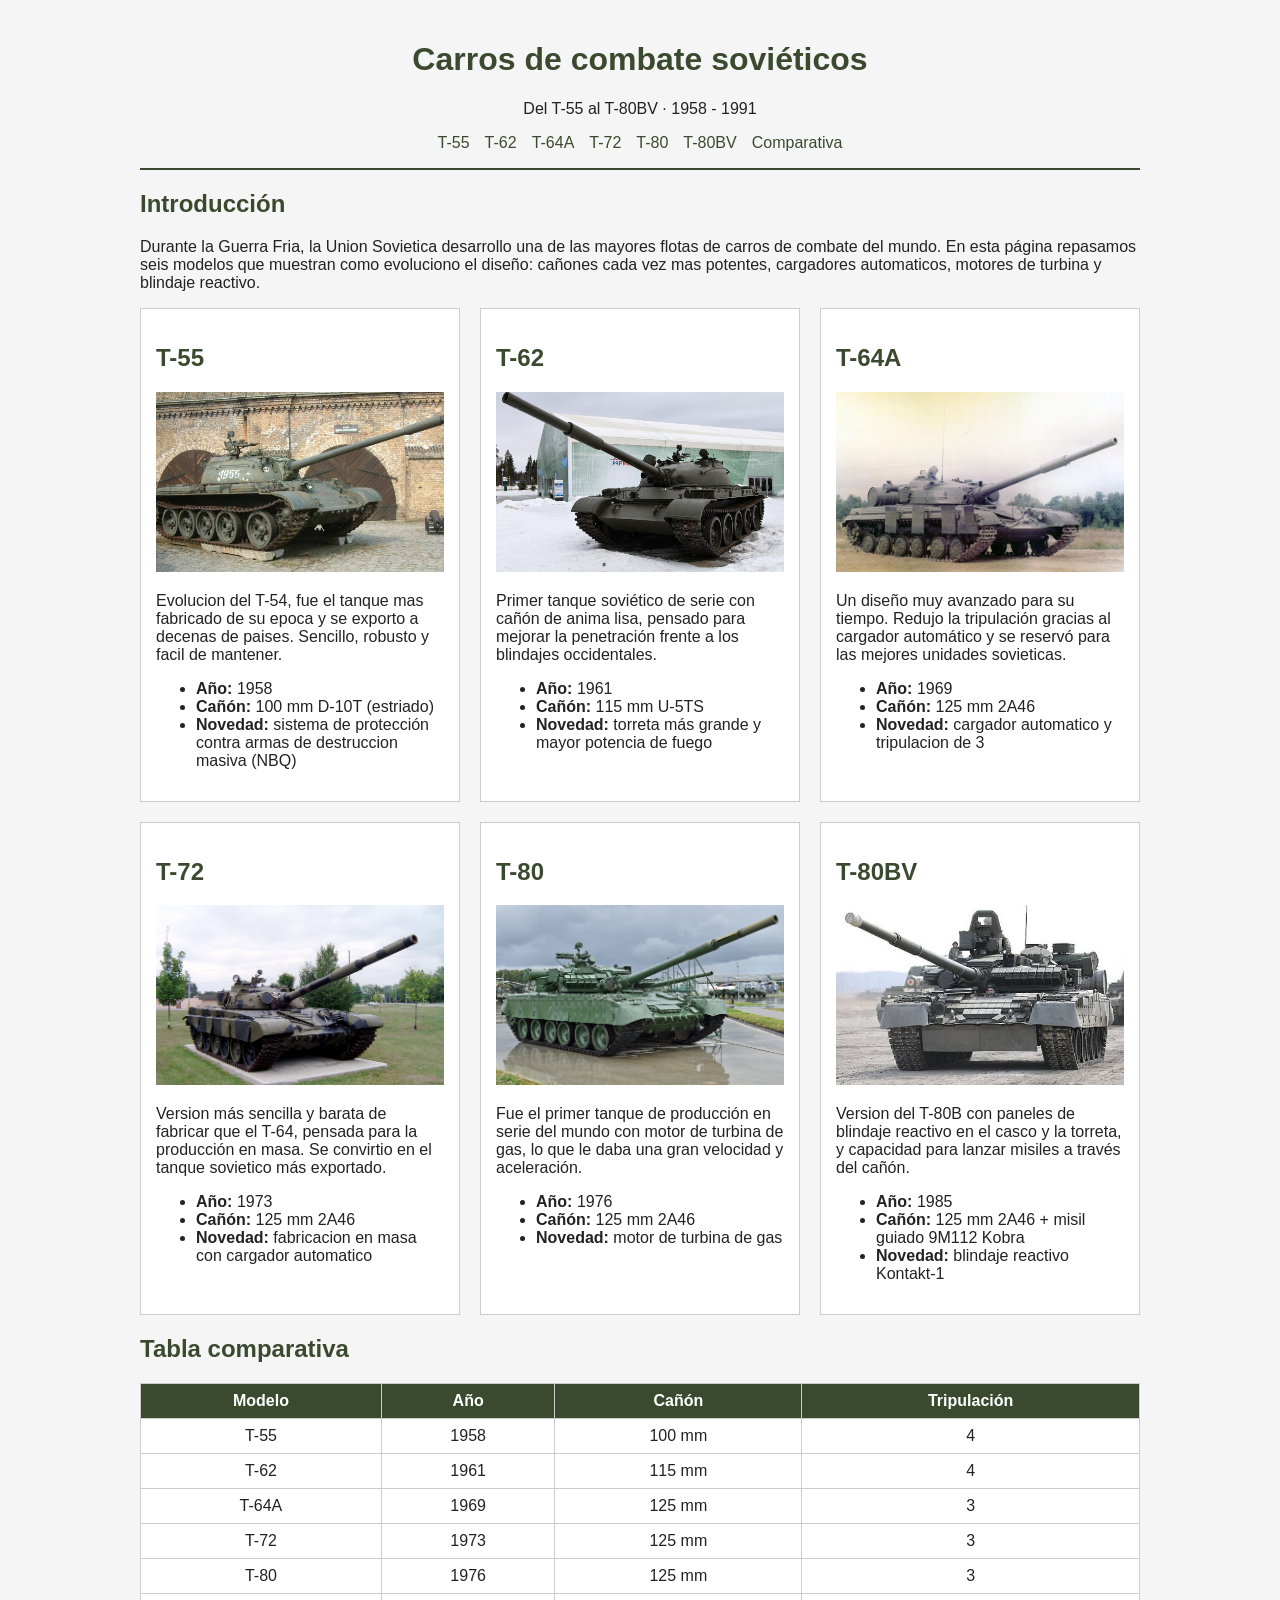
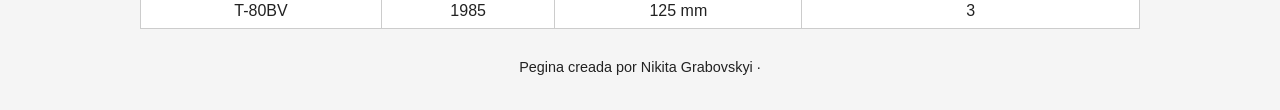
<file: Grabovskyi_Nikita_Muestra/index.html>
<!DOCTYPE html>
<html lang="es">
<head>
    <meta charset="UTF-8">
    <meta name="viewport" content="width=device-width, initial-scale=1.0">
    <title>Carros de combate soviéticos: del T-55 al T-80BV</title>
    <link rel="stylesheet" href="css/estilos.css">
</head>
<body>

    <header>
        <h1>Carros de combate soviéticos</h1>
        <p class="subtitulo">Del T-55 al T-80BV · 1958 - 1991</p>
        <nav>
            <ul>
                <li><a href="#t55">T-55</a></li>
                <li><a href="#t62">T-62</a></li>
                <li><a href="#t64a">T-64A</a></li>
                <li><a href="#t72">T-72</a></li>
                <li><a href="#t80">T-80</a></li>
                <li><a href="#t80bv">T-80BV</a></li>
                <li><a href="#comparativa">Comparativa</a></li>
            </ul>
        </nav>
    </header>

    <main>

        <section class="intro">
            <h2>Introducción</h2>
            <p>
                Durante la Guerra Fria, la Union Sovietica desarrollo una de las mayores
                flotas de carros de combate del mundo. En esta página repasamos seis modelos
                que muestran como evoluciono el diseño: cañones cada vez mas potentes,
                cargadores automaticos, motores de turbina y blindaje reactivo.
            </p>
        </section>

        <div class="tarjetas">

            <section id="t55" class="tarjeta">
                <h2>T-55</h2>
                <img src="img/t55.jpg" alt="Carro de combate T-55">
                <p>
                    Evolucion del T-54, fue el tanque mas fabricado de su epoca y se exporto
                    a decenas de paises. Sencillo, robusto y facil de mantener.
                </p>
                <ul>
                    <li><strong>Año:</strong> 1958</li>
                    <li><strong>Cañón:</strong> 100 mm D-10T (estriado)</li>
                    <li><strong>Novedad:</strong> sistema de protección contra armas de destruccion masiva (NBQ)</li>
                </ul>
            </section>

            <section id="t62" class="tarjeta">
                <h2>T-62</h2>
                <img src="img/t62.jpg" alt="Carro de combate T-62">
                <p>
                    Primer tanque soviético de serie con cañón de anima lisa, pensado para
                    mejorar la penetración frente a los blindajes occidentales.
                </p>
                <ul>
                    <li><strong>Año:</strong> 1961</li>
                    <li><strong>Cañón:</strong> 115 mm U-5TS </li>
                    <li><strong>Novedad:</strong> torreta más grande y mayor potencia de fuego</li>
                </ul>
            </section>

            <section id="t64a" class="tarjeta">
                <h2>T-64A</h2>
                <img src="img/t64a.jpg" alt="Carro de combate T-64A">
                <p>
                    Un diseño muy avanzado para su tiempo. Redujo la tripulación gracias al
                    cargador automático y se reservó para las mejores unidades sovieticas.
                </p>
                <ul>
                    <li><strong>Año:</strong> 1969</li>
                    <li><strong>Cañón:</strong> 125 mm 2A46 </li>
                    <li><strong>Novedad:</strong> cargador automatico y tripulacion de 3</li>
                </ul>
            </section>

            <section id="t72" class="tarjeta">
                <h2>T-72</h2>
                <img src="img/t72.jpg" alt="Carro de combate T-72">
                <p>
                    Version más sencilla y barata de fabricar que el T-64, pensada para la
                    producción en masa. Se convirtio en el tanque sovietico más exportado.
                </p>
                <ul>
                    <li><strong>Año:</strong> 1973</li>
                    <li><strong>Cañón:</strong> 125 mm 2A46 </li>
                    <li><strong>Novedad:</strong> fabricacion en masa con cargador automatico</li>
                </ul>
            </section>

            <section id="t80" class="tarjeta">
                <h2>T-80</h2>
                <img src="img/t80.jpg" alt="Carro de combate T-80">
                <p>
                    Fue el primer tanque de producción en serie del mundo con motor de
                    turbina de gas, lo que le daba una gran velocidad y aceleración.
                </p>
                <ul>
                    <li><strong>Año:</strong> 1976</li>
                    <li><strong>Cañón:</strong> 125 mm 2A46</li>
                    <li><strong>Novedad:</strong> motor de turbina de gas</li>
                </ul>
            </section>

            <section id="t80bv" class="tarjeta">
                <h2>T-80BV</h2>
                <img src="img/t80bv.jpg" alt="Carro de combate T-80BV">
                <p>
                    Version del T-80B con paneles de blindaje reactivo en el casco y la
                    torreta, y capacidad para lanzar misiles a través del cañón.
                </p>
                <ul>
                    <li><strong>Año:</strong> 1985</li>
                    <li><strong>Cañón:</strong> 125 mm 2A46 + misil guiado 9M112 Kobra</li>
                    <li><strong>Novedad:</strong> blindaje reactivo Kontakt-1</li>
                </ul>
            </section>

        </div>

        <section id="comparativa">
            <h2>Tabla comparativa</h2>
            <div class="tabla-contenedor">
                <table>
                    <thead>
                        <tr>
                            <th>Modelo</th>
                            <th>Año</th>
                            <th>Cañón</th>
                            <th>Tripulación</th>
                        </tr>
                    </thead>
                    <tbody>
                        <tr>
                            <td>T-55</td>
                            <td>1958</td>
                            <td>100 mm</td>
                            <td>4</td>
                        </tr>
                        <tr>
                            <td>T-62</td>
                            <td>1961</td>
                            <td>115 mm</td>
                            <td>4</td>
                        </tr>
                        <tr>
                            <td>T-64A</td>
                            <td>1969</td>
                            <td>125 mm</td>
                            <td>3</td>
                        </tr>
                        <tr>
                            <td>T-72</td>
                            <td>1973</td>
                            <td>125 mm</td>
                            <td>3</td>
                        </tr>
                        <tr>
                            <td>T-80</td>
                            <td>1976</td>
                            <td>125 mm</td>
                            <td>3</td>
                        </tr>
                        <tr>
                            <td>T-80BV</td>
                            <td>1985</td>
                            <td>125 mm</td>
                            <td>3</td>
                        </tr>
                    </tbody>
                </table>
            </div>
        </section>

    </main>

    <footer>
        <p>Pegina creada por Nikita Grabovskyi ·</p>
        
    </footer>

</body>
</html>
</file>
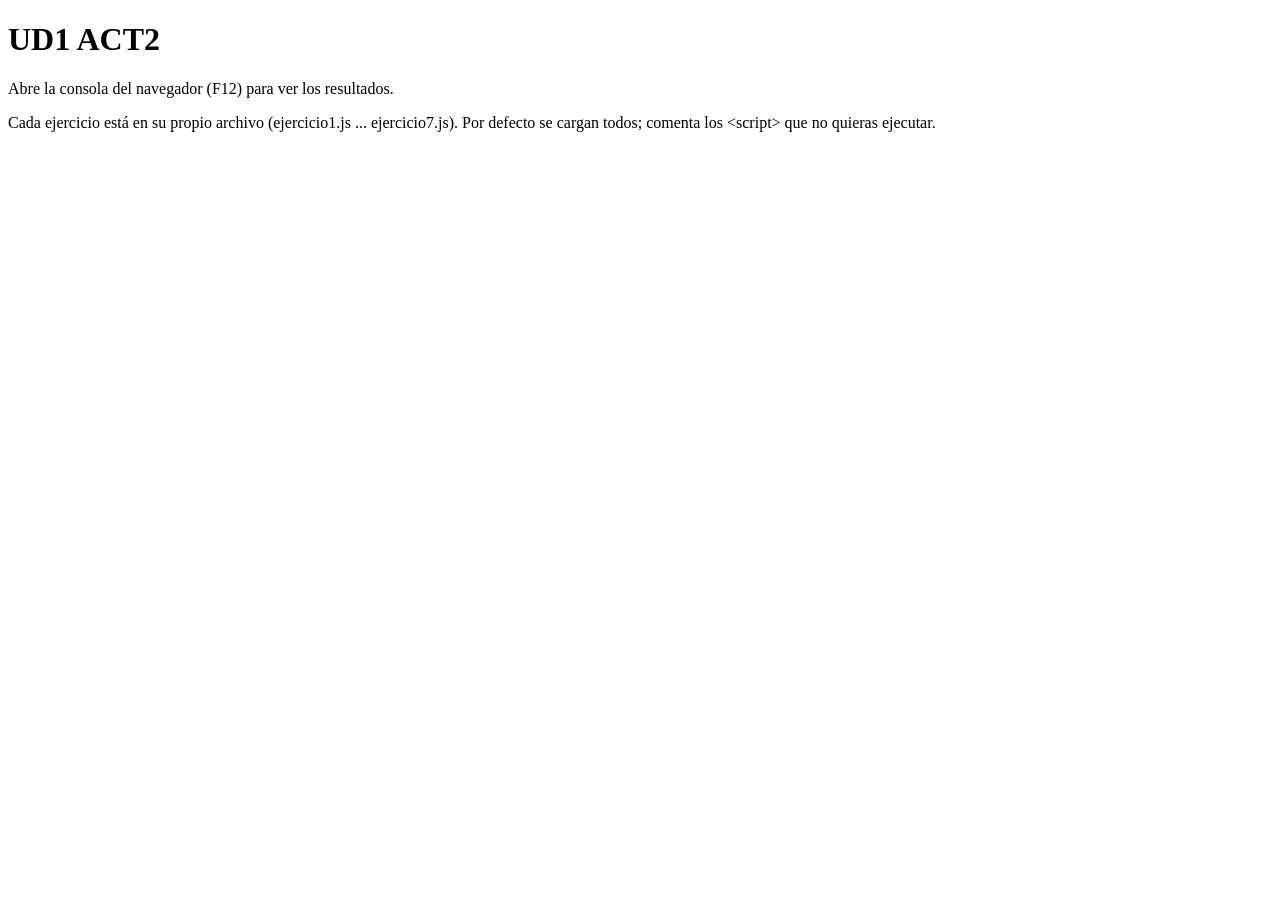
<file: actividades/UD1_ACT2/UD1_ACT2/index.html>
<!DOCTYPE html>
<html lang="es">
<head>
  <meta charset="UTF-8">
  <title>UD1 ACT2 - Ejercicios</title>
</head>
<body>
  <h1>UD1 ACT2</h1>
  <p>Abre la consola del navegador (F12) para ver los resultados.</p>
  <p>Cada ejercicio está en su propio archivo (ejercicio1.js ... ejercicio7.js).
     Por defecto se cargan todos; comenta los &lt;script&gt; que no quieras ejecutar.</p>

  <script src="ejercicio1.js"></script>
  <script src="ejercicio2.js"></script>
  <script src="ejercicio3.js"></script>
  <script src="ejercicio4.js"></script>
  <script src="ejercicio5.js"></script>
  <script src="ejercicio6.js"></script>
  <script src="ejercicio7.js"></script>
</body>
</html>
</file>
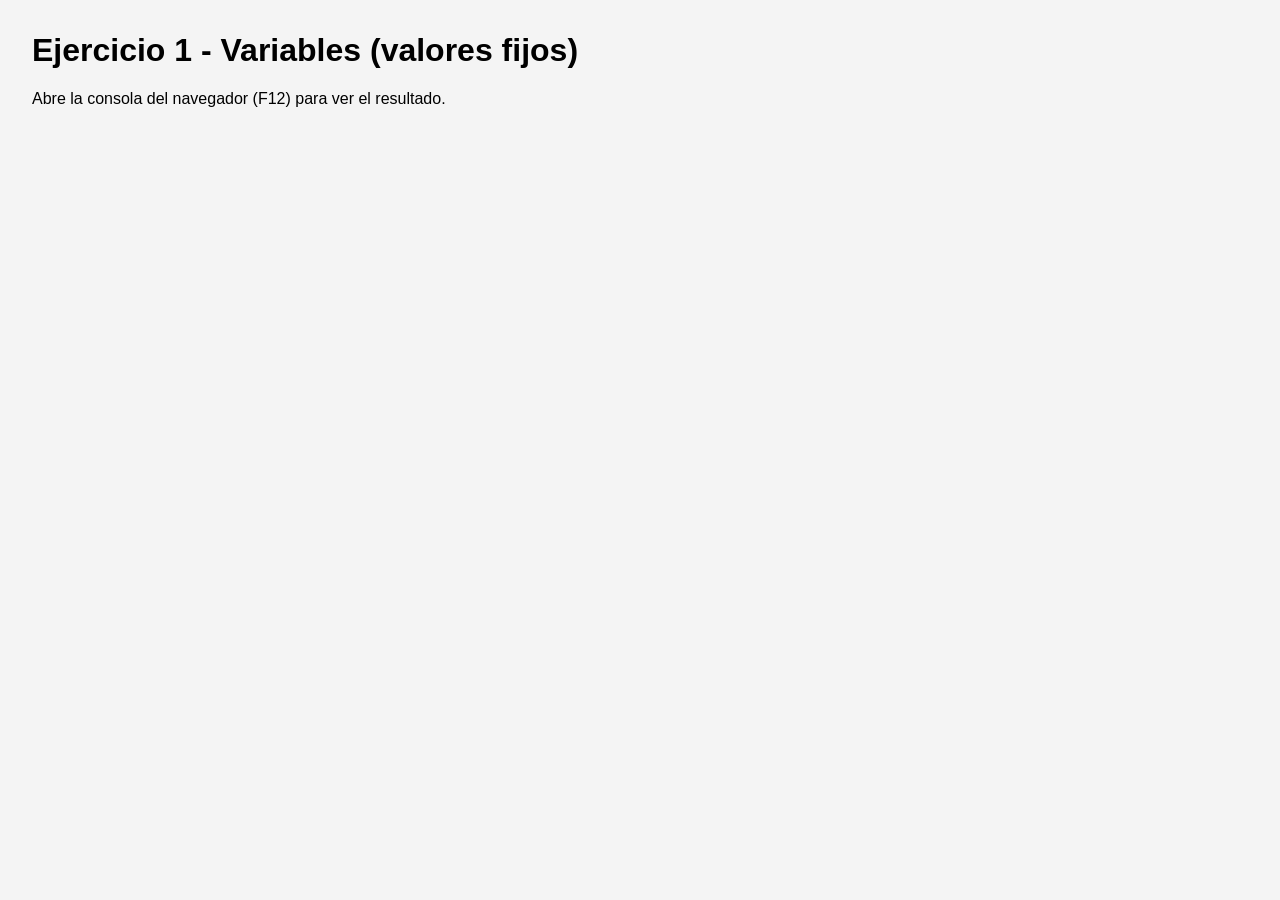
<file: actividades/ud1_act1/ejercicio1/ejercicio1.html>
<!DOCTYPE html>
<html lang="es">
<head>
    <meta charset="UTF-8">
    <title>Ejercicio 1 - Variables (valores fijos)</title>
    <link rel="stylesheet" href="css/estilos.css">
</head>
<body>
    <h1>Ejercicio 1 - Variables (valores fijos)</h1>
    <p>Abre la consola del navegador (F12) para ver el resultado.</p>
    <script src="js/script.js"></script>
</body>
</html>
</file>
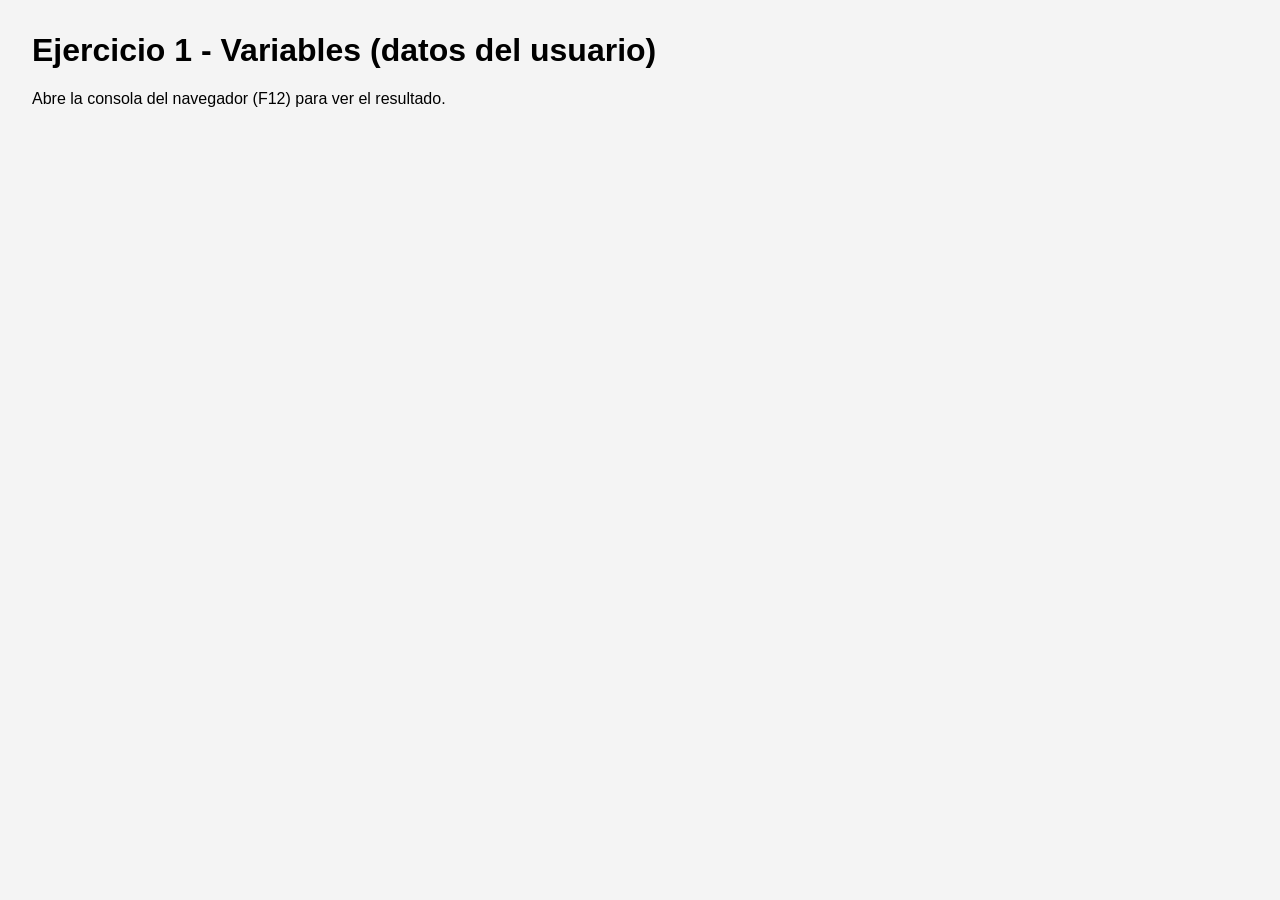
<file: actividades/ud1_act1/ejercicio1/ejercicio1_prompt.html>
<!DOCTYPE html>
<html lang="es">
<head>
    <meta charset="UTF-8">
    <title>Ejercicio 1 - Variables (datos del usuario)</title>
    <link rel="stylesheet" href="css/estilos.css">
</head>
<body>
    <h1>Ejercicio 1 - Variables (datos del usuario)</h1>
    <p>Abre la consola del navegador (F12) para ver el resultado.</p>
    <script src="js/script_prompt.js"></script>
</body>
</html>
</file>
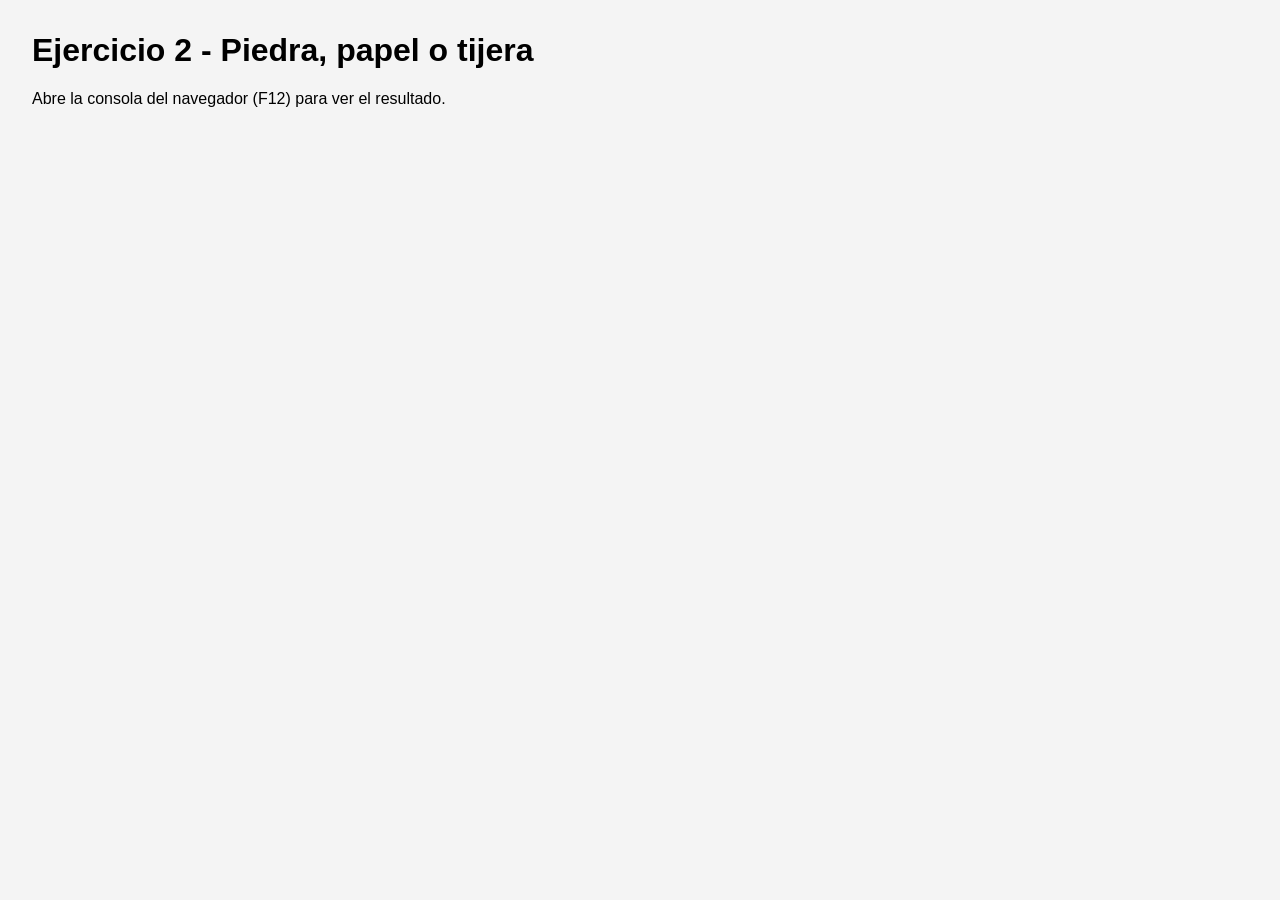
<file: actividades/ud1_act1/ejercicio2/ejercicio2.html>
<!DOCTYPE html>
<html lang="es">
<head>
    <meta charset="UTF-8">
    <title>Ejercicio 2 - Piedra, papel o tijera</title>
    <link rel="stylesheet" href="css/estilos.css">
</head>
<body>
    <h1>Ejercicio 2 - Piedra, papel o tijera</h1>
    <p>Abre la consola del navegador (F12) para ver el resultado.</p>
    <script src="js/script.js"></script>
</body>
</html>
</file>
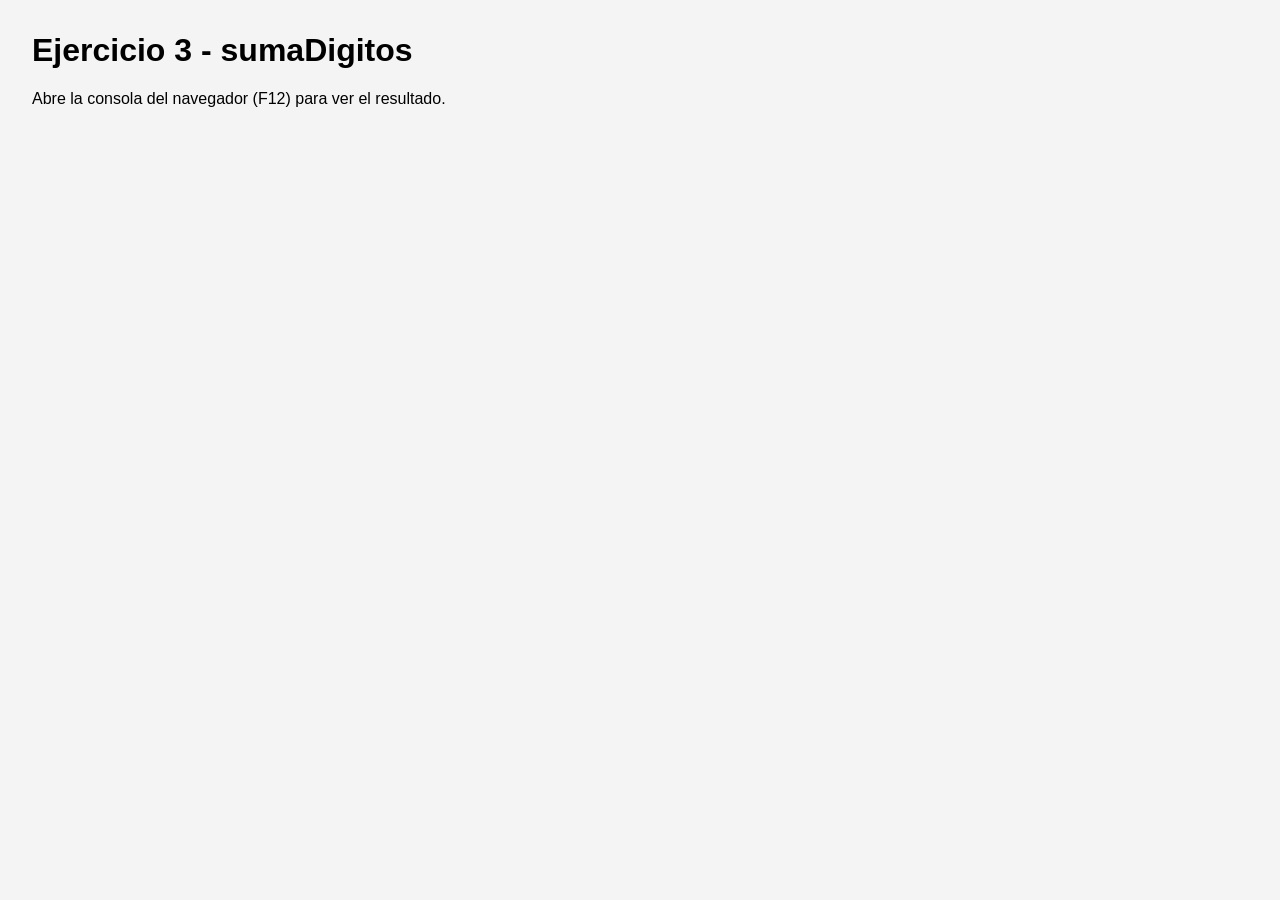
<file: actividades/ud1_act1/ejercicio3/ejercicio3.html>
<!DOCTYPE html>
<html lang="es">
<head>
    <meta charset="UTF-8">
    <title>Ejercicio 3 - sumaDigitos</title>
    <link rel="stylesheet" href="css/estilos.css">
</head>
<body>
    <h1>Ejercicio 3 - sumaDigitos</h1>
    <p>Abre la consola del navegador (F12) para ver el resultado.</p>
    <script src="js/script.js"></script>
</body>
</html>
</file>
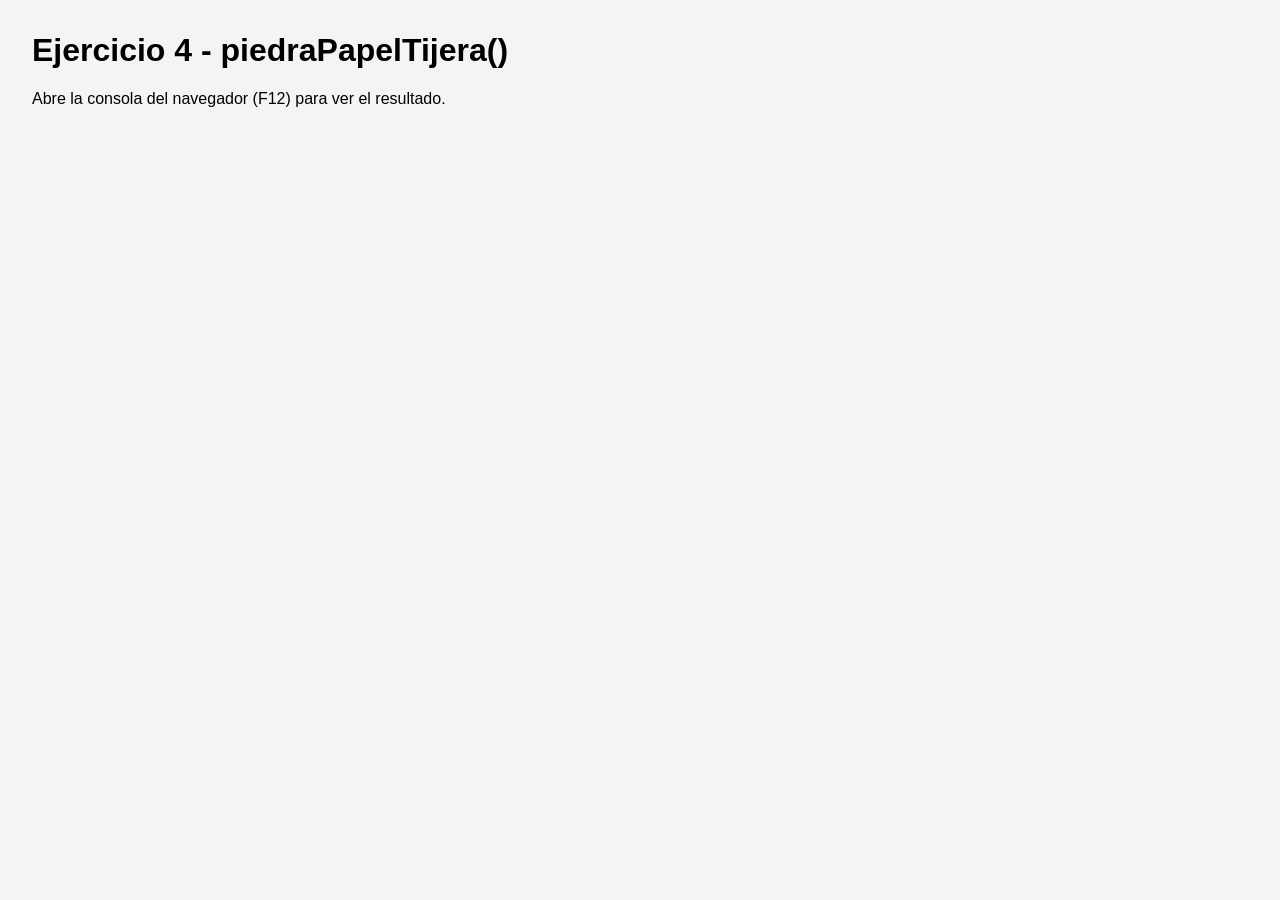
<file: actividades/ud1_act1/ejercicio4/ejercicio4.html>
<!DOCTYPE html>
<html lang="es">
<head>
    <meta charset="UTF-8">
    <title>Ejercicio 4 - piedraPapelTijera()</title>
    <link rel="stylesheet" href="css/estilos.css">
</head>
<body>
    <h1>Ejercicio 4 - piedraPapelTijera()</h1>
    <p>Abre la consola del navegador (F12) para ver el resultado.</p>
    <script src="js/script.js"></script>
</body>
</html>
</file>
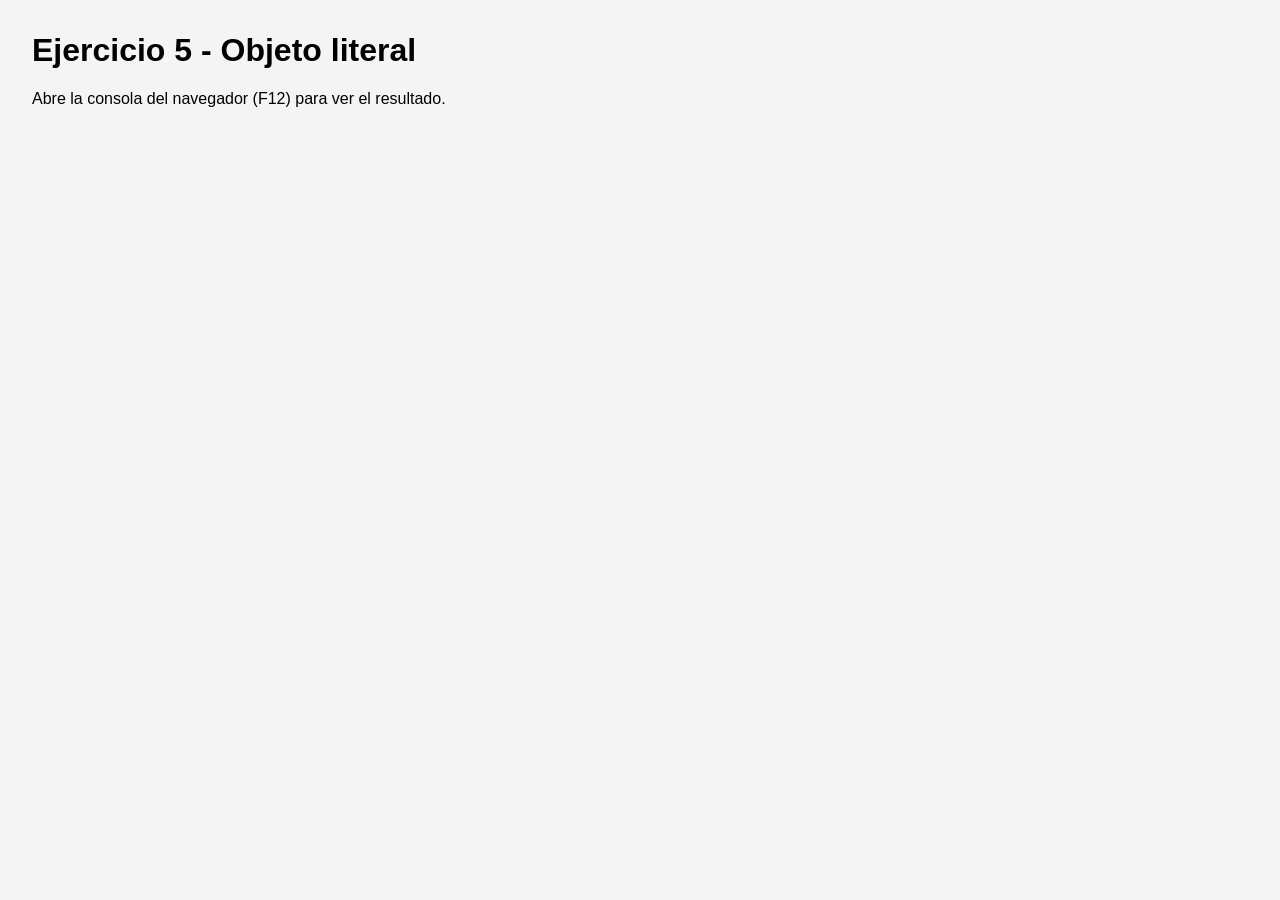
<file: actividades/ud1_act1/ejercicio5/ejercicio5.html>
<!DOCTYPE html>
<html lang="es">
<head>
    <meta charset="UTF-8">
    <title>Ejercicio 5 - Objeto literal</title>
    <link rel="stylesheet" href="css/estilos.css">
</head>
<body>
    <h1>Ejercicio 5 - Objeto literal</h1>
    <p>Abre la consola del navegador (F12) para ver el resultado.</p>
    <script src="js/script.js"></script>
</body>
</html>
</file>
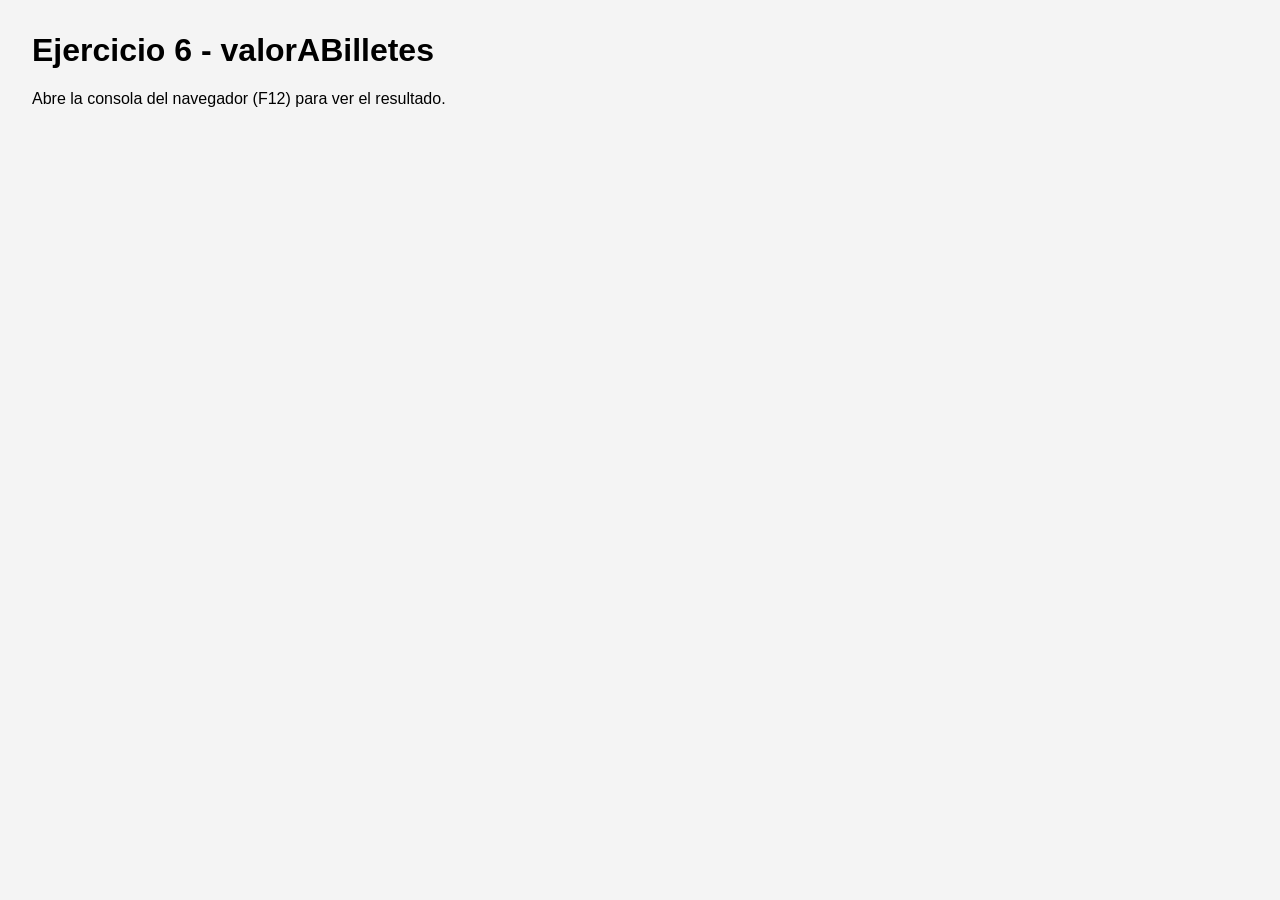
<file: actividades/ud1_act1/ejercicio6/ejercicio6.html>
<!DOCTYPE html>
<html lang="es">
<head>
    <meta charset="UTF-8">
    <title>Ejercicio 6 - valorABilletes</title>
    <link rel="stylesheet" href="css/estilos.css">
</head>
<body>
    <h1>Ejercicio 6 - valorABilletes</h1>
    <p>Abre la consola del navegador (F12) para ver el resultado.</p>
    <script src="js/script.js"></script>
</body>
</html>
</file>
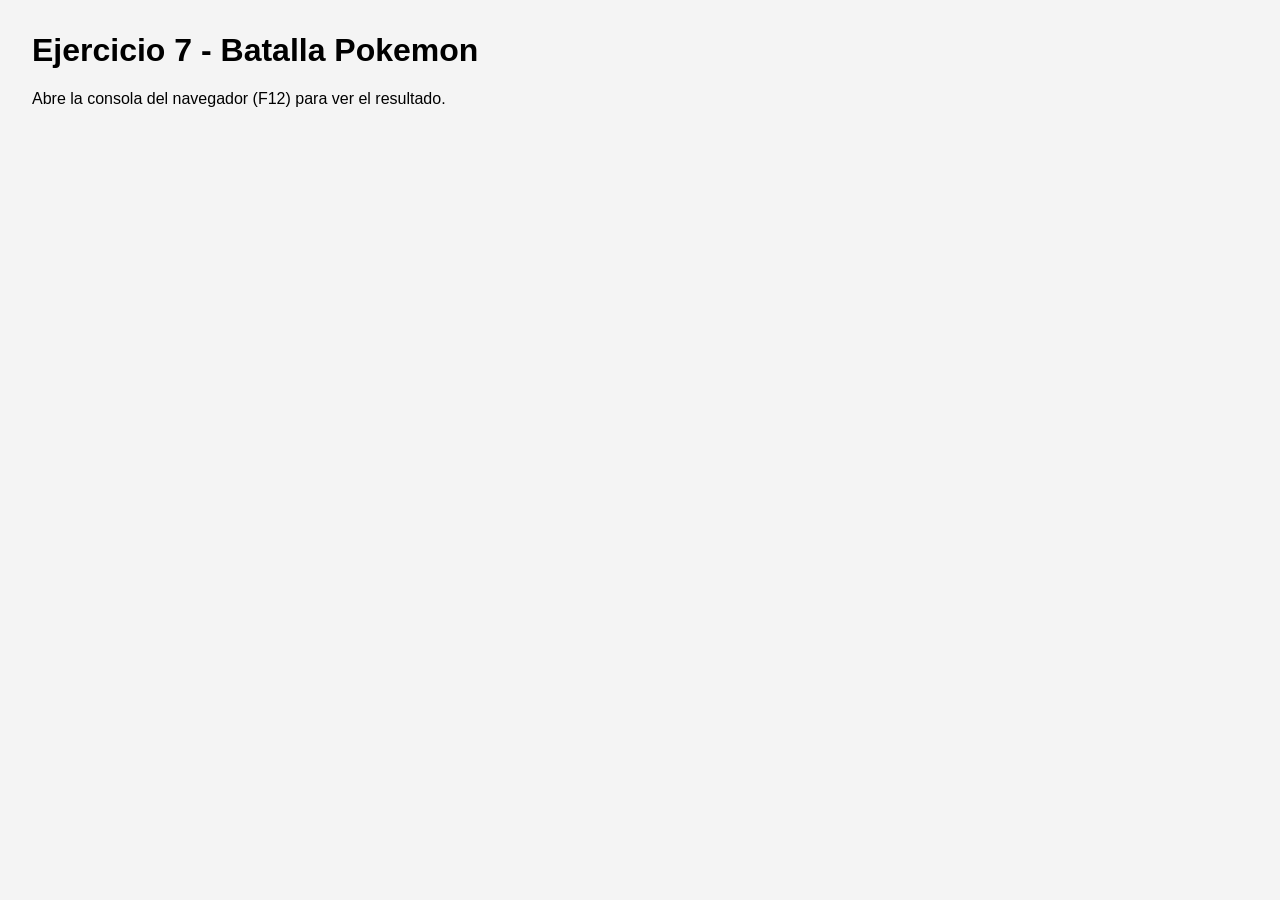
<file: actividades/ud1_act1/ejercicio7/ejercicio7.html>
<!DOCTYPE html>
<html lang="es">
<head>
    <meta charset="UTF-8">
    <title>Ejercicio 7 - Batalla Pokemon</title>
    <link rel="stylesheet" href="css/estilos.css">
</head>
<body>
    <h1>Ejercicio 7 - Batalla Pokemon</h1>
    <p>Abre la consola del navegador (F12) para ver el resultado.</p>
    <script src="js/script.js"></script>
</body>
</html>
</file>
<file: Grabovskyi_Nikita_Muestra/css/estilos.css>
:root {
    --color-principal: #3b4a2f;
    --color-fondo: #f5f5f5;
    --color-texto: #222222;
}


body {
    font-family: Arial, sans-serif;
    background-color: var(--color-fondo);
    color: var(--color-texto);
    max-width: 1000px;
    margin: 0 auto;
    padding: 20px;
}

h1,
h2 {
    color: var(--color-principal);
}


header {
    text-align: center;
    border-bottom: 2px solid var(--color-principal);
    margin-bottom: 20px;
}

nav ul {
    list-style: none;
    padding: 0;
    display: flex;
    flex-wrap: wrap;
    justify-content: center;
    gap: 15px;
}

nav a {
    color: var(--color-principal);
    text-decoration: none;
}

nav a:hover {
    text-decoration: underline;
}


.tarjetas {
    display: flex;
    flex-wrap: wrap;
    gap: 20px;
}

.tarjeta {
    flex: 1 1 280px;
    background-color: white;
    border: 1px solid #cccccc;
    padding: 15px;
}

.tarjeta:hover {
    border-color: var(--color-principal);
}

.tarjeta img {
    width: 100%;
    height: 180px;
    object-fit: cover;
}


.tabla-contenedor {
    overflow-x: auto;
}

table {
    width: 100%;
    border-collapse: collapse;
    background-color: white;
}

th,
td {
    border: 1px solid #cccccc;
    padding: 8px;
    text-align: center;
}

th {
    background-color: var(--color-principal);
    color: white;
}


footer {
    margin-top: 30px;
    text-align: center;
    font-size: 0.9rem;
}


@media (max-width: 600px) {
    body {
        padding: 10px;
    }
}
</file>
<file: actividades/ud1_act1/ejercicio1/css/estilos.css>
body {
    font-family: Arial, sans-serif;
    margin: 2rem;
    background-color: #f4f4f4;
}
</file>
<file: actividades/ud1_act1/ejercicio2/css/estilos.css>
body {
    font-family: Arial, sans-serif;
    margin: 2rem;
    background-color: #f4f4f4;
}
</file>
<file: actividades/ud1_act1/ejercicio3/css/estilos.css>
body {
    font-family: Arial, sans-serif;
    margin: 2rem;
    background-color: #f4f4f4;
}
</file>
<file: actividades/ud1_act1/ejercicio4/css/estilos.css>
body {
    font-family: Arial, sans-serif;
    margin: 2rem;
    background-color: #f4f4f4;
}
</file>
<file: actividades/ud1_act1/ejercicio5/css/estilos.css>
body {
    font-family: Arial, sans-serif;
    margin: 2rem;
    background-color: #f4f4f4;
}
</file>
<file: actividades/ud1_act1/ejercicio6/css/estilos.css>
body {
    font-family: Arial, sans-serif;
    margin: 2rem;
    background-color: #f4f4f4;
}
</file>
<file: actividades/ud1_act1/ejercicio7/css/estilos.css>
body {
    font-family: Arial, sans-serif;
    margin: 2rem;
    background-color: #f4f4f4;
}
</file>
